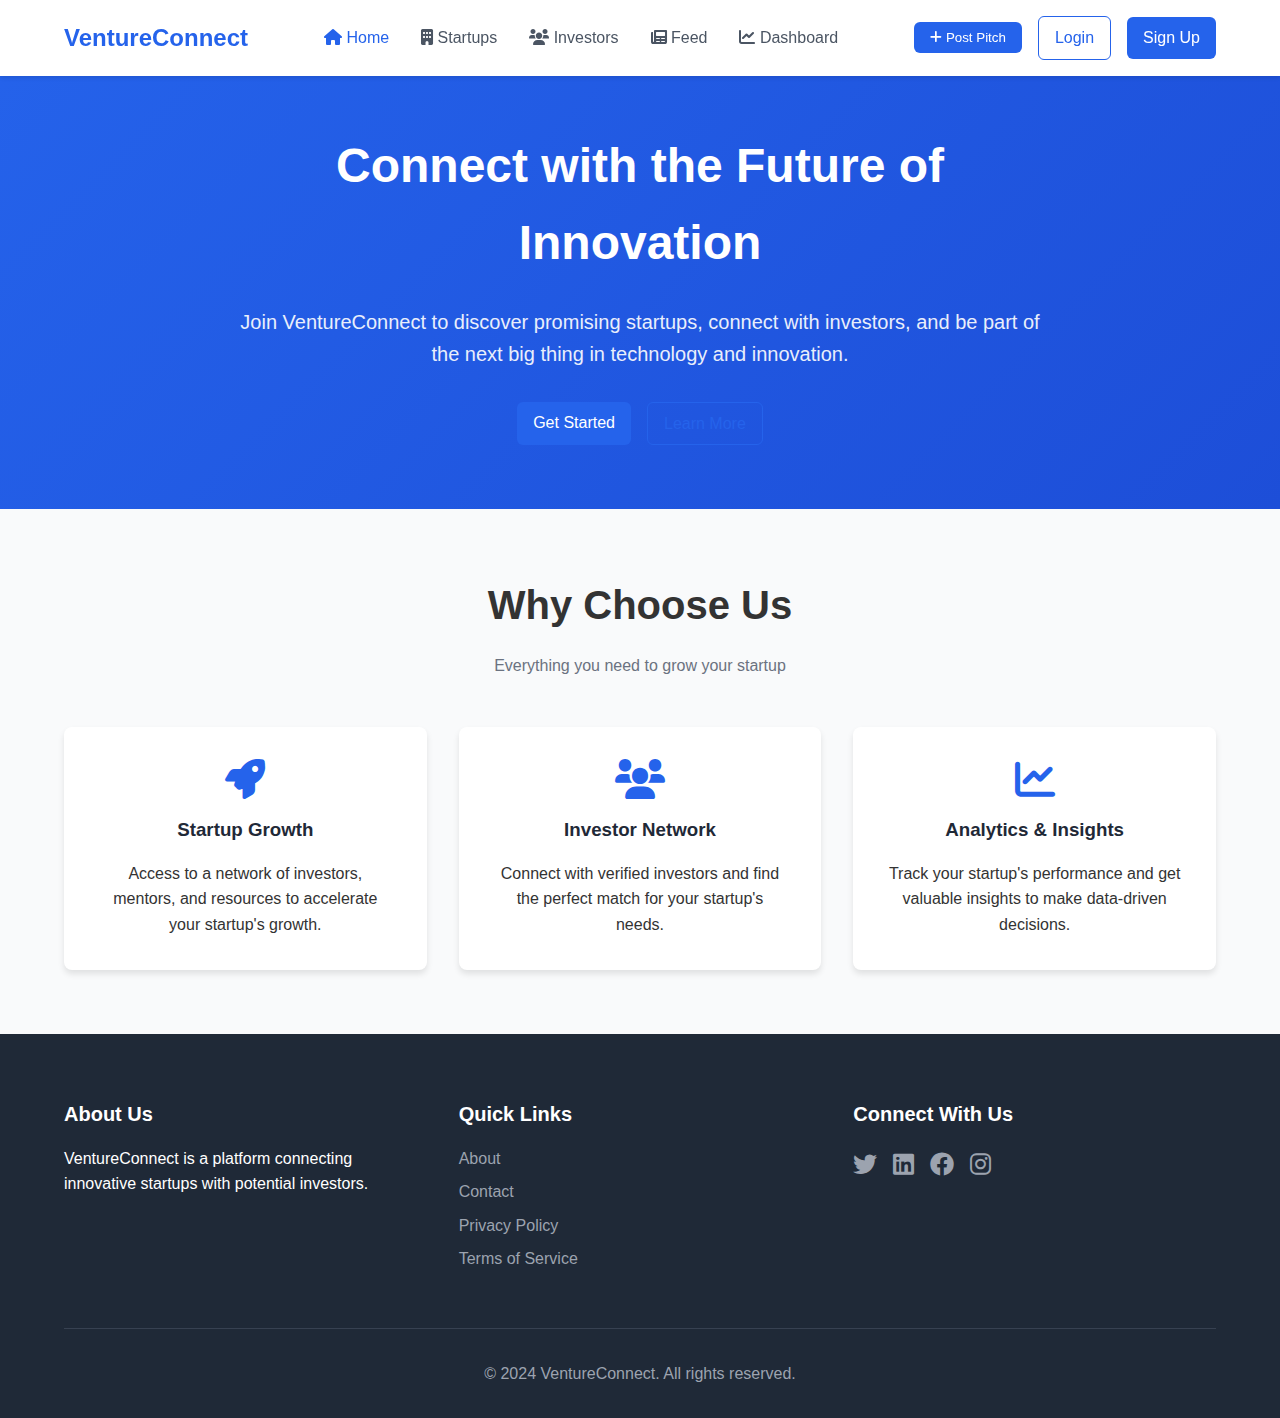
<file: index.html>
<!DOCTYPE html>
<html lang="en">
<head>
    <meta charset="UTF-8">
    <meta name="viewport" content="width=device-width, initial-scale=1.0">
    <title>Venture Connect</title>
    <link rel="stylesheet" href="styles.css">
    <link rel="stylesheet" href="https://cdnjs.cloudflare.com/ajax/libs/font-awesome/6.0.0/css/all.min.css">
</head>
<body>
    <!-- Navigation -->
    <nav class="navbar">
        <div class="nav-brand">
            <a href="index.html">VentureConnect</a>
        </div>
        <div class="nav-links">
            <a href="index.html" class="active"><i class="fas fa-home"></i> Home</a>
            <a href="startups.html"><i class="fas fa-building"></i> Startups</a>
            <a href="investors.html"><i class="fas fa-users"></i> Investors</a>
            <a href="feed.html"><i class="fas fa-newspaper"></i> Feed</a>
            <a href="dashboard.html"><i class="fas fa-chart-line"></i> Dashboard</a>
        </div>
        <div class="nav-actions">
            <button class="btn-primary"><i class="fas fa-plus"></i> Post Pitch</button>
            <a href="login.html" class="btn-secondary">Login</a>
            <a href="signup.html" class="btn-primary">Sign Up</a>
        </div>
    </nav>

    <!-- Hero Section -->
    <section class="hero">
        <div class="hero-content">
            <h1>Connect with the Future of Innovation</h1>
            <p>Join VentureConnect to discover promising startups, connect with investors, and be part of the next big thing in technology and innovation.</p>
            <div class="hero-buttons">
                <a href="signup.html" class="btn-primary">Get Started</a>
                <a href="#features" class="btn-secondary">Learn More</a>
            </div>
        </div>
    </section>

    <!-- Features Section -->
    <section id="features" class="features">
        <h2>Why Choose Us</h2>
        <p class="section-subtitle">Everything you need to grow your startup</p>
        <div class="features-grid">
            <div class="feature-card">
                <i class="fas fa-rocket"></i>
                <h3>Startup Growth</h3>
                <p>Access to a network of investors, mentors, and resources to accelerate your startup's growth.</p>
            </div>
            <div class="feature-card">
                <i class="fas fa-users"></i>
                <h3>Investor Network</h3>
                <p>Connect with verified investors and find the perfect match for your startup's needs.</p>
            </div>
            <div class="feature-card">
                <i class="fas fa-chart-line"></i>
                <h3>Analytics & Insights</h3>
                <p>Track your startup's performance and get valuable insights to make data-driven decisions.</p>
            </div>
        </div>
    </section>

    <!-- Footer -->
    <footer class="footer">
        <div class="footer-content">
            <div class="footer-section">
                <h4>About Us</h4>
                <p>VentureConnect is a platform connecting innovative startups with potential investors.</p>
            </div>
            <div class="footer-section">
                <h4>Quick Links</h4>
                <ul>
                    <li><a href="about.html">About</a></li>
                    <li><a href="contact.html">Contact</a></li>
                    <li><a href="privacy.html">Privacy Policy</a></li>
                    <li><a href="terms.html">Terms of Service</a></li>
                </ul>
            </div>
            <div class="footer-section">
                <h4>Connect With Us</h4>
                <div class="social-links">
                    <a href="#"><i class="fab fa-twitter"></i></a>
                    <a href="#"><i class="fab fa-linkedin"></i></a>
                    <a href="#"><i class="fab fa-facebook"></i></a>
                    <a href="#"><i class="fab fa-instagram"></i></a>
                </div>
            </div>
        </div>
        <div class="footer-bottom">
            <p>&copy; 2024 VentureConnect. All rights reserved.</p>
        </div>
    </footer>

    <script src="script.js"></script>
</body>
</html>
</file>
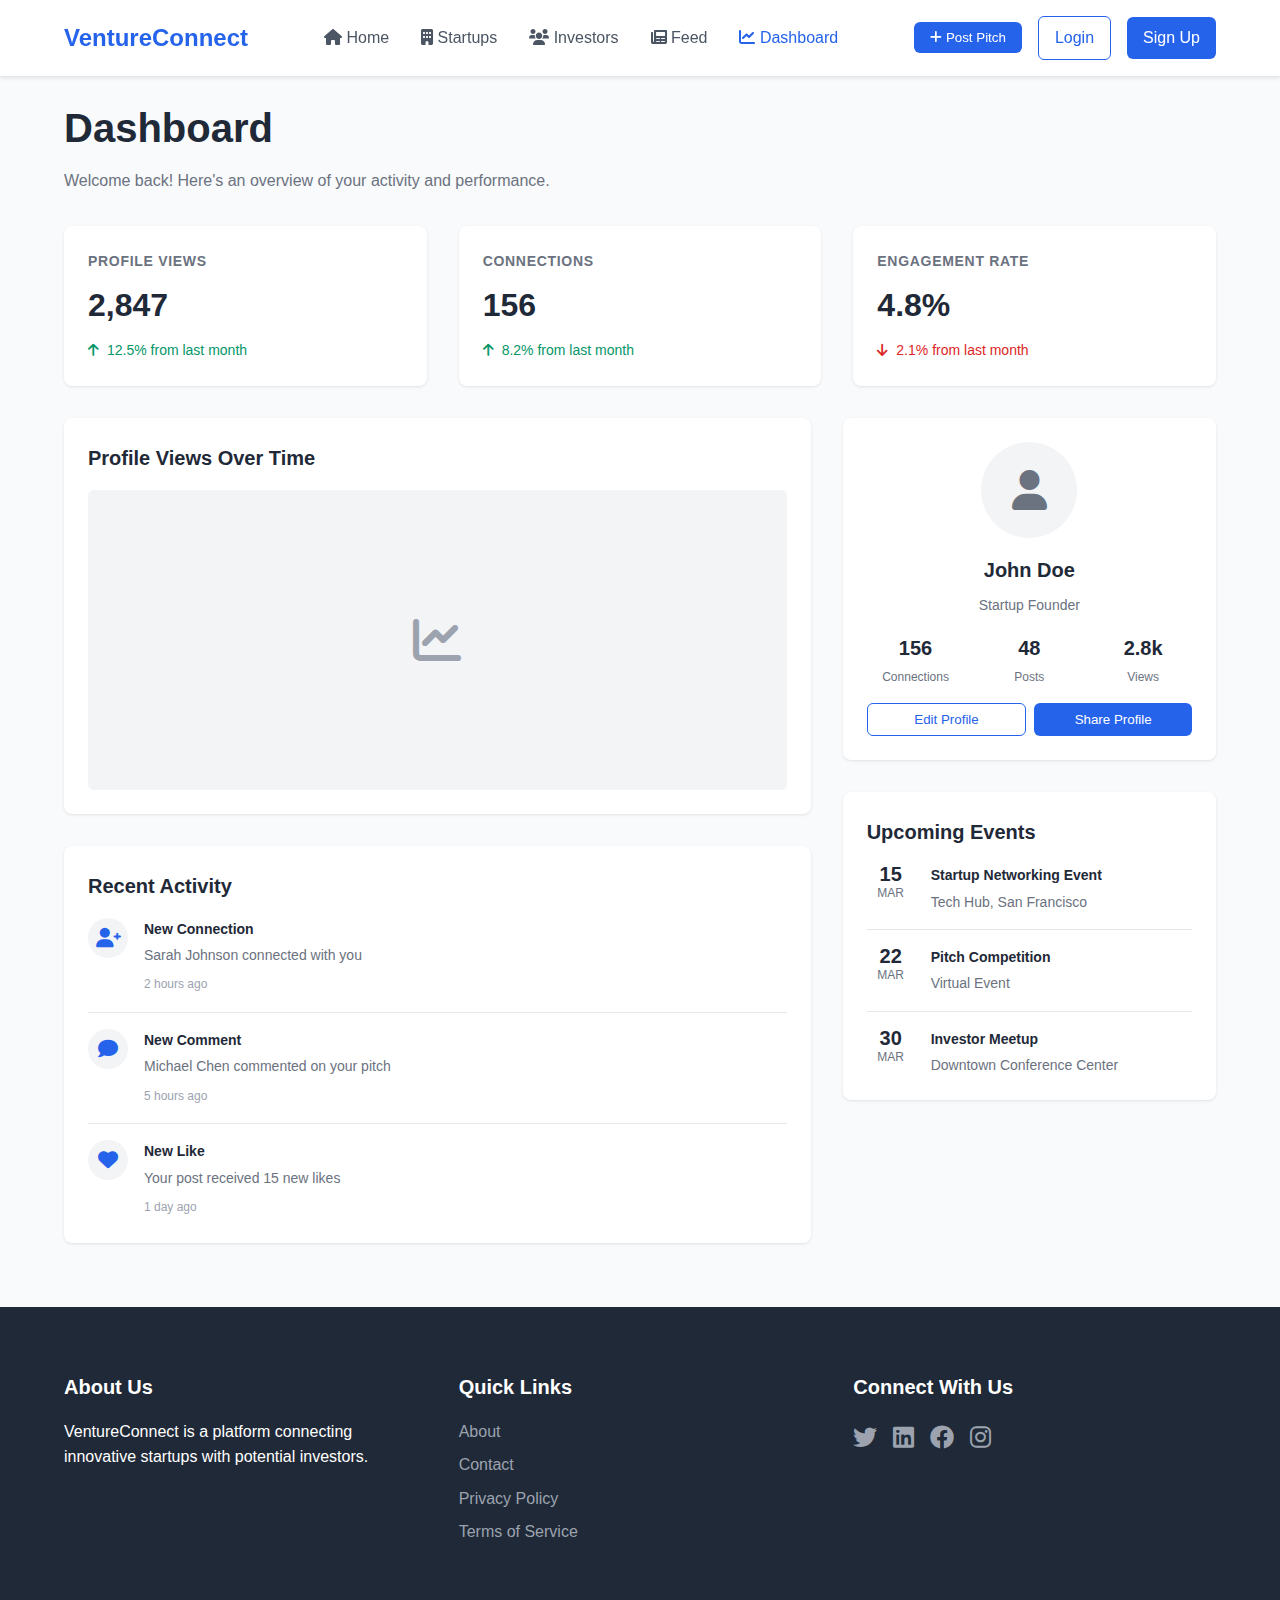
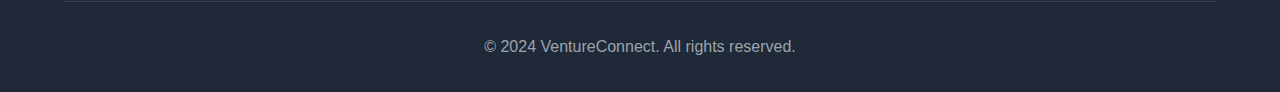
<file: dashboard.html>
<!DOCTYPE html>
<html lang="en">
<head>
    <meta charset="UTF-8">
    <meta name="viewport" content="width=device-width, initial-scale=1.0">
    <title>Dashboard - Venture Connect</title>
    <link rel="stylesheet" href="styles.css">
    <link rel="stylesheet" href="https://cdnjs.cloudflare.com/ajax/libs/font-awesome/6.0.0/css/all.min.css">
    <style>
        .dashboard-container {
            padding: 6rem 5% 4rem;
            background-color: #f9fafb;
            min-height: 100vh;
        }

        .dashboard-header {
            margin-bottom: 2rem;
        }

        .dashboard-header h1 {
            font-size: 2.5rem;
            color: #1f2937;
            margin-bottom: 0.5rem;
        }

        .dashboard-header p {
            color: #6b7280;
        }

        .dashboard-grid {
            display: grid;
            grid-template-columns: repeat(3, 1fr);
            gap: 2rem;
            margin-bottom: 2rem;
        }

        .stat-card {
            background: white;
            padding: 1.5rem;
            border-radius: 0.5rem;
            box-shadow: 0 1px 3px rgba(0, 0, 0, 0.1);
        }

        .stat-card h3 {
            color: #6b7280;
            font-size: 0.875rem;
            text-transform: uppercase;
            letter-spacing: 0.05em;
            margin-bottom: 0.5rem;
        }

        .stat-card .value {
            font-size: 2rem;
            font-weight: 600;
            color: #1f2937;
            margin-bottom: 0.5rem;
        }

        .stat-card .change {
            display: flex;
            align-items: center;
            gap: 0.5rem;
            font-size: 0.875rem;
        }

        .stat-card .change.positive {
            color: #059669;
        }

        .stat-card .change.negative {
            color: #dc2626;
        }

        .dashboard-content {
            display: grid;
            grid-template-columns: 2fr 1fr;
            gap: 2rem;
        }

        .main-content {
            display: flex;
            flex-direction: column;
            gap: 2rem;
        }

        .chart-card {
            background: white;
            padding: 1.5rem;
            border-radius: 0.5rem;
            box-shadow: 0 1px 3px rgba(0, 0, 0, 0.1);
        }

        .chart-card h2 {
            color: #1f2937;
            font-size: 1.25rem;
            margin-bottom: 1rem;
        }

        .chart-placeholder {
            width: 100%;
            height: 300px;
            background-color: #f3f4f6;
            border-radius: 0.375rem;
            display: flex;
            align-items: center;
            justify-content: center;
            color: #9ca3af;
        }

        .activity-card {
            background: white;
            padding: 1.5rem;
            border-radius: 0.5rem;
            box-shadow: 0 1px 3px rgba(0, 0, 0, 0.1);
        }

        .activity-card h2 {
            color: #1f2937;
            font-size: 1.25rem;
            margin-bottom: 1rem;
        }

        .activity-list {
            display: flex;
            flex-direction: column;
            gap: 1rem;
        }

        .activity-item {
            display: flex;
            gap: 1rem;
            padding-bottom: 1rem;
            border-bottom: 1px solid #e5e7eb;
        }

        .activity-item:last-child {
            border-bottom: none;
            padding-bottom: 0;
        }

        .activity-icon {
            width: 40px;
            height: 40px;
            border-radius: 50%;
            background-color: #f3f4f6;
            display: flex;
            align-items: center;
            justify-content: center;
            color: #2563eb;
            font-size: 1.25rem;
        }

        .activity-content {
            flex: 1;
        }

        .activity-content h4 {
            color: #1f2937;
            font-size: 0.875rem;
            margin-bottom: 0.25rem;
        }

        .activity-content p {
            color: #6b7280;
            font-size: 0.875rem;
            margin-bottom: 0.25rem;
        }

        .activity-time {
            color: #9ca3af;
            font-size: 0.75rem;
        }

        .sidebar {
            display: flex;
            flex-direction: column;
            gap: 2rem;
        }

        .profile-card {
            background: white;
            padding: 1.5rem;
            border-radius: 0.5rem;
            box-shadow: 0 1px 3px rgba(0, 0, 0, 0.1);
            text-align: center;
        }

        .profile-avatar {
            width: 96px;
            height: 96px;
            border-radius: 50%;
            background-color: #f3f4f6;
            display: flex;
            align-items: center;
            justify-content: center;
            color: #6b7280;
            font-size: 2.5rem;
            margin: 0 auto 1rem;
        }

        .profile-card h3 {
            color: #1f2937;
            font-size: 1.25rem;
            margin-bottom: 0.5rem;
        }

        .profile-card p {
            color: #6b7280;
            font-size: 0.875rem;
            margin-bottom: 1rem;
        }

        .profile-stats {
            display: grid;
            grid-template-columns: repeat(3, 1fr);
            gap: 1rem;
            margin-bottom: 1rem;
        }

        .profile-stat {
            text-align: center;
        }

        .profile-stat .value {
            color: #1f2937;
            font-weight: 600;
            font-size: 1.25rem;
            margin-bottom: 0.25rem;
        }

        .profile-stat .label {
            color: #6b7280;
            font-size: 0.75rem;
        }

        .profile-actions {
            display: flex;
            gap: 0.5rem;
        }

        .profile-actions button {
            flex: 1;
        }

        .upcoming-card {
            background: white;
            padding: 1.5rem;
            border-radius: 0.5rem;
            box-shadow: 0 1px 3px rgba(0, 0, 0, 0.1);
        }

        .upcoming-card h2 {
            color: #1f2937;
            font-size: 1.25rem;
            margin-bottom: 1rem;
        }

        .upcoming-list {
            display: flex;
            flex-direction: column;
            gap: 1rem;
        }

        .upcoming-item {
            display: flex;
            gap: 1rem;
            padding-bottom: 1rem;
            border-bottom: 1px solid #e5e7eb;
        }

        .upcoming-item:last-child {
            border-bottom: none;
            padding-bottom: 0;
        }

        .upcoming-date {
            width: 48px;
            text-align: center;
        }

        .upcoming-date .day {
            color: #1f2937;
            font-weight: 600;
            font-size: 1.25rem;
            line-height: 1;
        }

        .upcoming-date .month {
            color: #6b7280;
            font-size: 0.75rem;
            text-transform: uppercase;
        }

        .upcoming-content h4 {
            color: #1f2937;
            font-size: 0.875rem;
            margin-bottom: 0.25rem;
        }

        .upcoming-content p {
            color: #6b7280;
            font-size: 0.875rem;
        }

        @media (max-width: 1024px) {
            .dashboard-grid {
                grid-template-columns: repeat(2, 1fr);
            }

            .dashboard-content {
                grid-template-columns: 1fr;
            }
        }

        @media (max-width: 768px) {
            .dashboard-container {
                padding: 5rem 1rem 2rem;
            }

            .dashboard-header h1 {
                font-size: 2rem;
            }

            .dashboard-grid {
                grid-template-columns: 1fr;
            }
        }
    </style>
</head>
<body>
    <!-- Navigation -->
    <nav class="navbar">
        <div class="nav-brand">
            <a href="index.html">VentureConnect</a>
        </div>
        <div class="nav-links">
            <a href="index.html"><i class="fas fa-home"></i> Home</a>
            <a href="startups.html"><i class="fas fa-building"></i> Startups</a>
            <a href="investors.html"><i class="fas fa-users"></i> Investors</a>
            <a href="feed.html"><i class="fas fa-newspaper"></i> Feed</a>
            <a href="dashboard.html" class="active"><i class="fas fa-chart-line"></i> Dashboard</a>
        </div>
        <div class="nav-actions">
            <button class="btn-primary"><i class="fas fa-plus"></i> Post Pitch</button>
            <a href="login.html" class="btn-secondary">Login</a>
            <a href="signup.html" class="btn-primary">Sign Up</a>
        </div>
    </nav>

    <div class="dashboard-container">
        <div class="dashboard-header">
            <h1>Dashboard</h1>
            <p>Welcome back! Here's an overview of your activity and performance.</p>
        </div>

        <div class="dashboard-grid">
            <div class="stat-card">
                <h3>Profile Views</h3>
                <div class="value">2,847</div>
                <div class="change positive">
                    <i class="fas fa-arrow-up"></i>
                    <span>12.5% from last month</span>
                </div>
            </div>
            <div class="stat-card">
                <h3>Connections</h3>
                <div class="value">156</div>
                <div class="change positive">
                    <i class="fas fa-arrow-up"></i>
                    <span>8.2% from last month</span>
                </div>
            </div>
            <div class="stat-card">
                <h3>Engagement Rate</h3>
                <div class="value">4.8%</div>
                <div class="change negative">
                    <i class="fas fa-arrow-down"></i>
                    <span>2.1% from last month</span>
                </div>
            </div>
        </div>

        <div class="dashboard-content">
            <div class="main-content">
                <div class="chart-card">
                    <h2>Profile Views Over Time</h2>
                    <div class="chart-placeholder">
                        <i class="fas fa-chart-line fa-3x"></i>
                    </div>
                </div>

                <div class="activity-card">
                    <h2>Recent Activity</h2>
                    <div class="activity-list">
                        <div class="activity-item">
                            <div class="activity-icon">
                                <i class="fas fa-user-plus"></i>
                            </div>
                            <div class="activity-content">
                                <h4>New Connection</h4>
                                <p>Sarah Johnson connected with you</p>
                                <span class="activity-time">2 hours ago</span>
                            </div>
                        </div>
                        <div class="activity-item">
                            <div class="activity-icon">
                                <i class="fas fa-comment"></i>
                            </div>
                            <div class="activity-content">
                                <h4>New Comment</h4>
                                <p>Michael Chen commented on your pitch</p>
                                <span class="activity-time">5 hours ago</span>
                            </div>
                        </div>
                        <div class="activity-item">
                            <div class="activity-icon">
                                <i class="fas fa-heart"></i>
                            </div>
                            <div class="activity-content">
                                <h4>New Like</h4>
                                <p>Your post received 15 new likes</p>
                                <span class="activity-time">1 day ago</span>
                            </div>
                        </div>
                    </div>
                </div>
            </div>

            <div class="sidebar">
                <div class="profile-card">
                    <div class="profile-avatar">
                        <i class="fas fa-user"></i>
                    </div>
                    <h3>John Doe</h3>
                    <p>Startup Founder</p>
                    <div class="profile-stats">
                        <div class="profile-stat">
                            <div class="value">156</div>
                            <div class="label">Connections</div>
                        </div>
                        <div class="profile-stat">
                            <div class="value">48</div>
                            <div class="label">Posts</div>
                        </div>
                        <div class="profile-stat">
                            <div class="value">2.8k</div>
                            <div class="label">Views</div>
                        </div>
                    </div>
                    <div class="profile-actions">
                        <button class="btn-secondary">Edit Profile</button>
                        <button class="btn-primary">Share Profile</button>
                    </div>
                </div>

                <div class="upcoming-card">
                    <h2>Upcoming Events</h2>
                    <div class="upcoming-list">
                        <div class="upcoming-item">
                            <div class="upcoming-date">
                                <div class="day">15</div>
                                <div class="month">Mar</div>
                            </div>
                            <div class="upcoming-content">
                                <h4>Startup Networking Event</h4>
                                <p>Tech Hub, San Francisco</p>
                            </div>
                        </div>
                        <div class="upcoming-item">
                            <div class="upcoming-date">
                                <div class="day">22</div>
                                <div class="month">Mar</div>
                            </div>
                            <div class="upcoming-content">
                                <h4>Pitch Competition</h4>
                                <p>Virtual Event</p>
                            </div>
                        </div>
                        <div class="upcoming-item">
                            <div class="upcoming-date">
                                <div class="day">30</div>
                                <div class="month">Mar</div>
                            </div>
                            <div class="upcoming-content">
                                <h4>Investor Meetup</h4>
                                <p>Downtown Conference Center</p>
                            </div>
                        </div>
                    </div>
                </div>
            </div>
        </div>
    </div>

    <!-- Footer -->
    <footer class="footer">
        <div class="footer-content">
            <div class="footer-section">
                <h4>About Us</h4>
                <p>VentureConnect is a platform connecting innovative startups with potential investors.</p>
            </div>
            <div class="footer-section">
                <h4>Quick Links</h4>
                <ul>
                    <li><a href="about.html">About</a></li>
                    <li><a href="contact.html">Contact</a></li>
                    <li><a href="privacy.html">Privacy Policy</a></li>
                    <li><a href="terms.html">Terms of Service</a></li>
                </ul>
            </div>
            <div class="footer-section">
                <h4>Connect With Us</h4>
                <div class="social-links">
                    <a href="#"><i class="fab fa-twitter"></i></a>
                    <a href="#"><i class="fab fa-linkedin"></i></a>
                    <a href="#"><i class="fab fa-facebook"></i></a>
                    <a href="#"><i class="fab fa-instagram"></i></a>
                </div>
            </div>
        </div>
        <div class="footer-bottom">
            <p>&copy; 2024 VentureConnect. All rights reserved.</p>
        </div>
    </footer>

    <script src="script.js"></script>
</body>
</html>
</file>
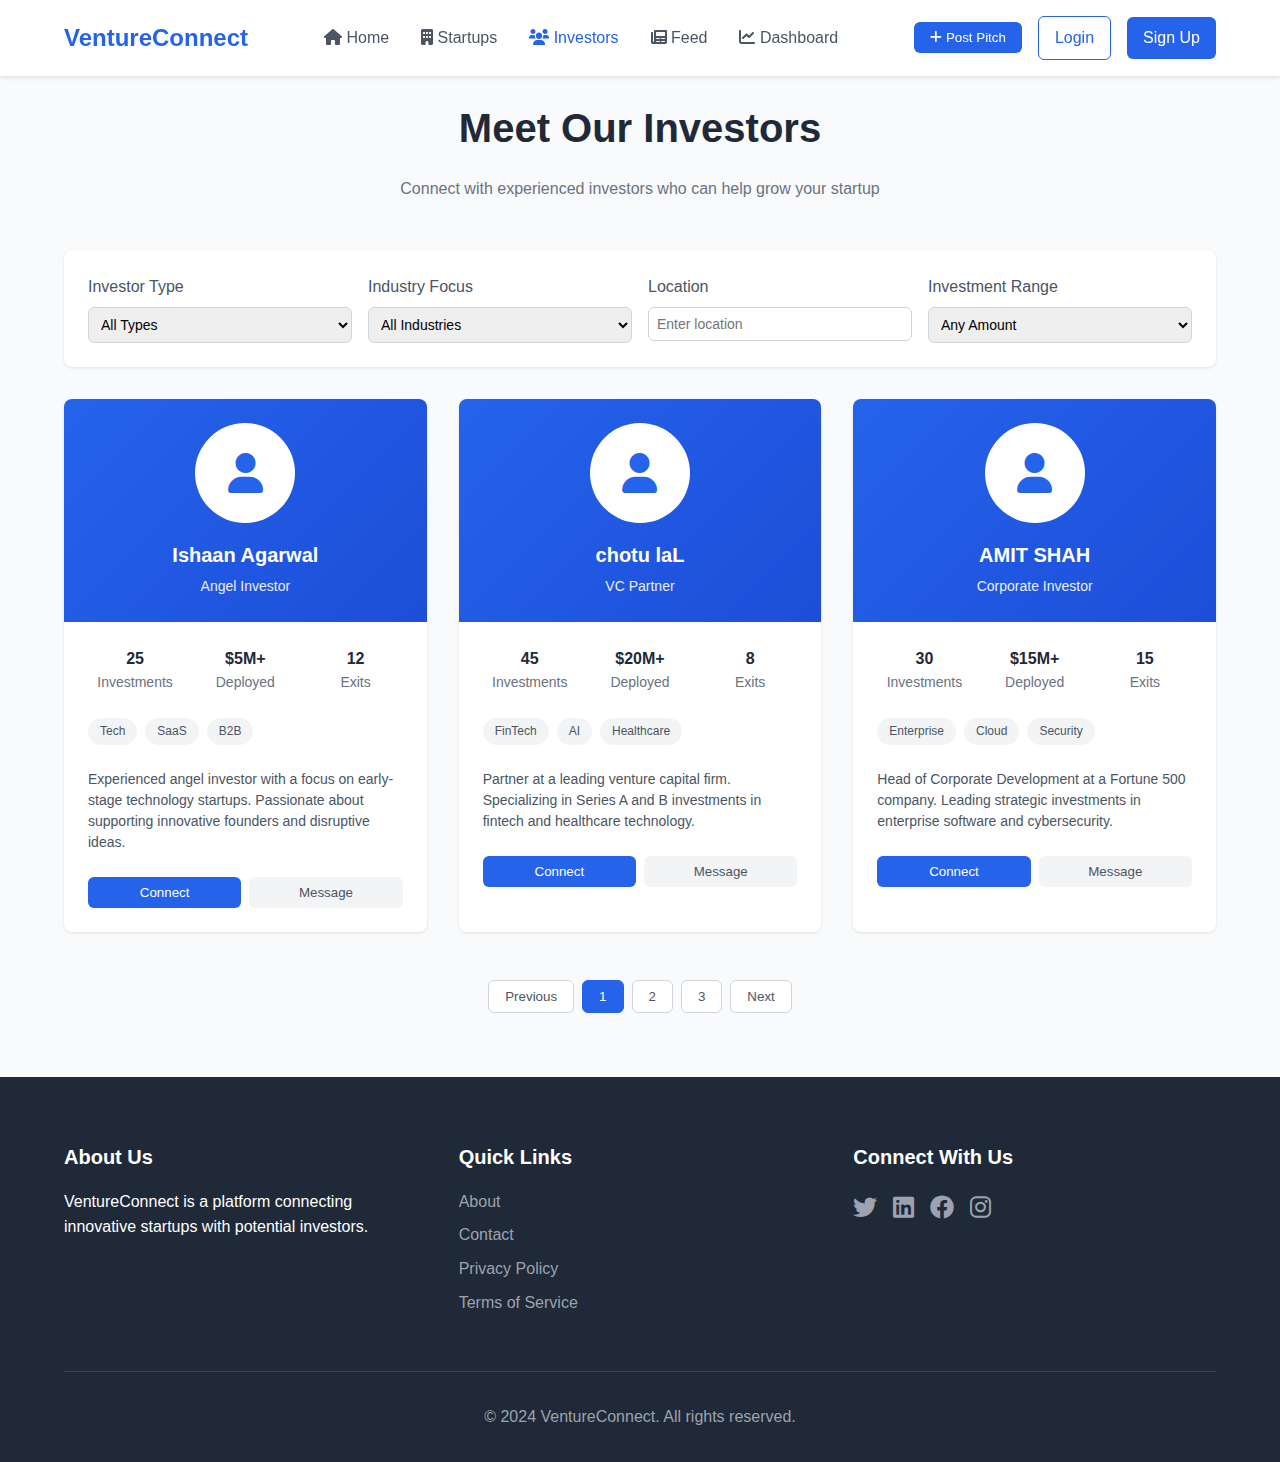
<file: investors.html>
<!DOCTYPE html>
<html lang="en">
<head>
    <meta charset="UTF-8">
    <meta name="viewport" content="width=device-width, initial-scale=1.0">
    <title>Investors - Venture Connect</title>
    <link rel="stylesheet" href="styles.css">
    <link rel="stylesheet" href="https://cdnjs.cloudflare.com/ajax/libs/font-awesome/6.0.0/css/all.min.css">
    <style>
        .investors-container {
            padding: 6rem 5% 4rem;
            background-color: #f9fafb;
            min-height: 100vh;
        }

        .investors-header {
            text-align: center;
            margin-bottom: 3rem;
        }

        .investors-header h1 {
            font-size: 2.5rem;
            color: #1f2937;
            margin-bottom: 1rem;
        }

        .investors-header p {
            color: #6b7280;
            max-width: 600px;
            margin: 0 auto;
        }

        .filters {
            background: white;
            padding: 1.5rem;
            border-radius: 0.5rem;
            box-shadow: 0 1px 3px rgba(0, 0, 0, 0.1);
            margin-bottom: 2rem;
        }

        .filters-grid {
            display: grid;
            grid-template-columns: repeat(auto-fit, minmax(200px, 1fr));
            gap: 1rem;
        }

        .filter-group {
            display: flex;
            flex-direction: column;
            gap: 0.5rem;
        }

        .filter-group label {
            font-weight: 500;
            color: #4b5563;
        }

        .filter-group select,
        .filter-group input {
            padding: 0.5rem;
            border: 1px solid #d1d5db;
            border-radius: 0.375rem;
            font-size: 0.875rem;
        }

        .filter-group select:focus,
        .filter-group input:focus {
            outline: none;
            border-color: #2563eb;
            box-shadow: 0 0 0 3px rgba(37, 99, 235, 0.1);
        }

        .investors-grid {
            display: grid;
            grid-template-columns: repeat(auto-fill, minmax(300px, 1fr));
            gap: 2rem;
        }

        .investor-card {
            background: white;
            border-radius: 0.5rem;
            box-shadow: 0 1px 3px rgba(0, 0, 0, 0.1);
            overflow: hidden;
            transition: transform 0.3s ease;
        }

        .investor-card:hover {
            transform: translateY(-5px);
        }

        .investor-header {
            padding: 1.5rem;
            background: linear-gradient(135deg, #2563eb 0%, #1d4ed8 100%);
            color: white;
            text-align: center;
        }

        .investor-avatar {
            width: 100px;
            height: 100px;
            border-radius: 50%;
            background-color: white;
            margin: 0 auto 1rem;
            display: flex;
            align-items: center;
            justify-content: center;
            font-size: 2.5rem;
            color: #2563eb;
        }

        .investor-info h3 {
            font-size: 1.25rem;
            margin-bottom: 0.25rem;
        }

        .investor-info p {
            opacity: 0.9;
            font-size: 0.875rem;
        }

        .investor-content {
            padding: 1.5rem;
        }

        .investor-stats {
            display: grid;
            grid-template-columns: repeat(3, 1fr);
            gap: 1rem;
            margin-bottom: 1.5rem;
            text-align: center;
        }

        .stat {
            color: #6b7280;
            font-size: 0.875rem;
        }

        .stat-value {
            color: #1f2937;
            font-weight: 600;
            font-size: 1rem;
            display: block;
        }

        .investor-tags {
            display: flex;
            flex-wrap: wrap;
            gap: 0.5rem;
            margin-bottom: 1.5rem;
        }

        .tag {
            background-color: #f3f4f6;
            color: #4b5563;
            padding: 0.25rem 0.75rem;
            border-radius: 9999px;
            font-size: 0.75rem;
            font-weight: 500;
        }

        .investor-bio {
            color: #4b5563;
            font-size: 0.875rem;
            margin-bottom: 1.5rem;
            line-height: 1.5;
        }

        .investor-actions {
            display: flex;
            gap: 0.5rem;
        }

        .investor-actions button {
            flex: 1;
            padding: 0.5rem;
            border: none;
            border-radius: 0.375rem;
            font-weight: 500;
            cursor: pointer;
            transition: all 0.3s ease;
        }

        .btn-connect {
            background-color: #2563eb;
            color: white;
        }

        .btn-connect:hover {
            background-color: #1d4ed8;
        }

        .btn-message {
            background-color: #f3f4f6;
            color: #4b5563;
        }

        .btn-message:hover {
            background-color: #e5e7eb;
        }

        .pagination {
            display: flex;
            justify-content: center;
            gap: 0.5rem;
            margin-top: 3rem;
        }

        .pagination button {
            padding: 0.5rem 1rem;
            border: 1px solid #d1d5db;
            background: white;
            color: #4b5563;
            border-radius: 0.375rem;
            cursor: pointer;
            transition: all 0.3s ease;
        }

        .pagination button:hover {
            background-color: #f3f4f6;
        }

        .pagination button.active {
            background-color: #2563eb;
            color: white;
            border-color: #2563eb;
        }

        @media (max-width: 768px) {
            .investors-container {
                padding: 5rem 1rem 2rem;
            }

            .investors-header h1 {
                font-size: 2rem;
            }

            .filters-grid {
                grid-template-columns: 1fr;
            }

            .investors-grid {
                grid-template-columns: 1fr;
            }
        }
    </style>
</head>
<body>
    <!-- Navigation -->
    <nav class="navbar">
        <div class="nav-brand">
            <a href="index.html">VentureConnect</a>
        </div>
        <div class="nav-links">
            <a href="index.html"><i class="fas fa-home"></i> Home</a>
            <a href="startups.html"><i class="fas fa-building"></i> Startups</a>
            <a href="investors.html" class="active"><i class="fas fa-users"></i> Investors</a>
            <a href="feed.html"><i class="fas fa-newspaper"></i> Feed</a>
            <a href="dashboard.html"><i class="fas fa-chart-line"></i> Dashboard</a>
        </div>
        <div class="nav-actions">
            <button class="btn-primary"><i class="fas fa-plus"></i> Post Pitch</button>
            <a href="login.html" class="btn-secondary">Login</a>
            <a href="signup.html" class="btn-primary">Sign Up</a>
        </div>
    </nav>

    <div class="investors-container">
        <div class="investors-header">
            <h1>Meet Our Investors</h1>
            <p>Connect with experienced investors who can help grow your startup</p>
        </div>

        <div class="filters">
            <div class="filters-grid">
                <div class="filter-group">
                    <label for="type">Investor Type</label>
                    <select id="type">
                        <option value="">All Types</option>
                        <option value="angel">Angel Investor</option>
                        <option value="vc">Venture Capital</option>
                        <option value="pe">Private Equity</option>
                        <option value="corporate">Corporate</option>
                    </select>
                </div>
                <div class="filter-group">
                    <label for="industry">Industry Focus</label>
                    <select id="industry">
                        <option value="">All Industries</option>
                        <option value="tech">Technology</option>
                        <option value="healthcare">Healthcare</option>
                        <option value="fintech">FinTech</option>
                        <option value="ai">Artificial Intelligence</option>
                    </select>
                </div>
                <div class="filter-group">
                    <label for="location">Location</label>
                    <input type="text" id="location" placeholder="Enter location">
                </div>
                <div class="filter-group">
                    <label for="investment">Investment Range</label>
                    <select id="investment">
                        <option value="">Any Amount</option>
                        <option value="50k-500k">$50K - $500K</option>
                        <option value="500k-2m">$500K - $2M</option>
                        <option value="2m-10m">$2M - $10M</option>
                        <option value="10m+">$10M+</option>
                    </select>
                </div>
            </div>
        </div>

        <div class="investors-grid">
            <!-- Investor Card 1 -->
            <div class="investor-card">
                <div class="investor-header">
                    <div class="investor-avatar">
                        <i class="fas fa-user"></i>
                    </div>
                    <div class="investor-info">
                        <h3>Ishaan Agarwal</h3>
                        <p>Angel Investor</p>
                    </div>
                </div>
                <div class="investor-content">
                    <div class="investor-stats">
                        <div class="stat">
                            <span class="stat-value">25</span>
                            Investments
                        </div>
                        <div class="stat">
                            <span class="stat-value">$5M+</span>
                            Deployed
                        </div>
                        <div class="stat">
                            <span class="stat-value">12</span>
                            Exits
                        </div>
                    </div>
                    <div class="investor-tags">
                        <span class="tag">Tech</span>
                        <span class="tag">SaaS</span>
                        <span class="tag">B2B</span>
                    </div>
                    <p class="investor-bio">
                        Experienced angel investor with a focus on early-stage technology startups. 
                        Passionate about supporting innovative founders and disruptive ideas.
                    </p>
                    <div class="investor-actions">
                        <button class="btn-connect">Connect</button>
                        <button class="btn-message">Message</button>
                    </div>
                </div>
            </div>

            <!-- Investor Card 2 -->
            <div class="investor-card">
                <div class="investor-header">
                    <div class="investor-avatar">
                        <i class="fas fa-user"></i>
                    </div>
                    <div class="investor-info">
                        <h3>chotu laL</h3>
                        <p>VC Partner</p>
                    </div>
                </div>
                <div class="investor-content">
                    <div class="investor-stats">
                        <div class="stat">
                            <span class="stat-value">45</span>
                            Investments
                        </div>
                        <div class="stat">
                            <span class="stat-value">$20M+</span>
                            Deployed
                        </div>
                        <div class="stat">
                            <span class="stat-value">8</span>
                            Exits
                        </div>
                    </div>
                    <div class="investor-tags">
                        <span class="tag">FinTech</span>
                        <span class="tag">AI</span>
                        <span class="tag">Healthcare</span>
                    </div>
                    <p class="investor-bio">
                        Partner at a leading venture capital firm. Specializing in Series A and B 
                        investments in fintech and healthcare technology.
                    </p>
                    <div class="investor-actions">
                        <button class="btn-connect">Connect</button>
                        <button class="btn-message">Message</button>
                    </div>
                </div>
            </div>

            <!-- Investor Card 3 -->
            <div class="investor-card">
                <div class="investor-header">
                    <div class="investor-avatar">
                        <i class="fas fa-user"></i>
                    </div>
                    <div class="investor-info">
                        <h3>AMIT SHAH</h3>
                        <p>Corporate Investor</p>
                    </div>
                </div>
                <div class="investor-content">
                    <div class="investor-stats">
                        <div class="stat">
                            <span class="stat-value">30</span>
                            Investments
                        </div>
                        <div class="stat">
                            <span class="stat-value">$15M+</span>
                            Deployed
                        </div>
                        <div class="stat">
                            <span class="stat-value">15</span>
                            Exits
                        </div>
                    </div>
                    <div class="investor-tags">
                        <span class="tag">Enterprise</span>
                        <span class="tag">Cloud</span>
                        <span class="tag">Security</span>
                    </div>
                    <p class="investor-bio">
                        Head of Corporate Development at a Fortune 500 company. Leading strategic 
                        investments in enterprise software and cybersecurity.
                    </p>
                    <div class="investor-actions">
                        <button class="btn-connect">Connect</button>
                        <button class="btn-message">Message</button>
                    </div>
                </div>
            </div>
        </div>

        <div class="pagination">
            <button>Previous</button>
            <button class="active">1</button>
            <button>2</button>
            <button>3</button>
            <button>Next</button>
        </div>
    </div>

    <!-- Footer -->
    <footer class="footer">
        <div class="footer-content">
            <div class="footer-section">
                <h4>About Us</h4>
                <p>VentureConnect is a platform connecting innovative startups with potential investors.</p>
            </div>
            <div class="footer-section">
                <h4>Quick Links</h4>
                <ul>
                    <li><a href="about.html">About</a></li>
                    <li><a href="contact.html">Contact</a></li>
                    <li><a href="privacy.html">Privacy Policy</a></li>
                    <li><a href="terms.html">Terms of Service</a></li>
                </ul>
            </div>
            <div class="footer-section">
                <h4>Connect With Us</h4>
                <div class="social-links">
                    <a href="#"><i class="fab fa-twitter"></i></a>
                    <a href="#"><i class="fab fa-linkedin"></i></a>
                    <a href="#"><i class="fab fa-facebook"></i></a>
                    <a href="#"><i class="fab fa-instagram"></i></a>
                </div>
            </div>
        </div>
        <div class="footer-bottom">
            <p>&copy; 2024 VentureConnect. All rights reserved.</p>
        </div>
    </footer>

    <script src="script.js"></script>
</body>
</html>
</file>
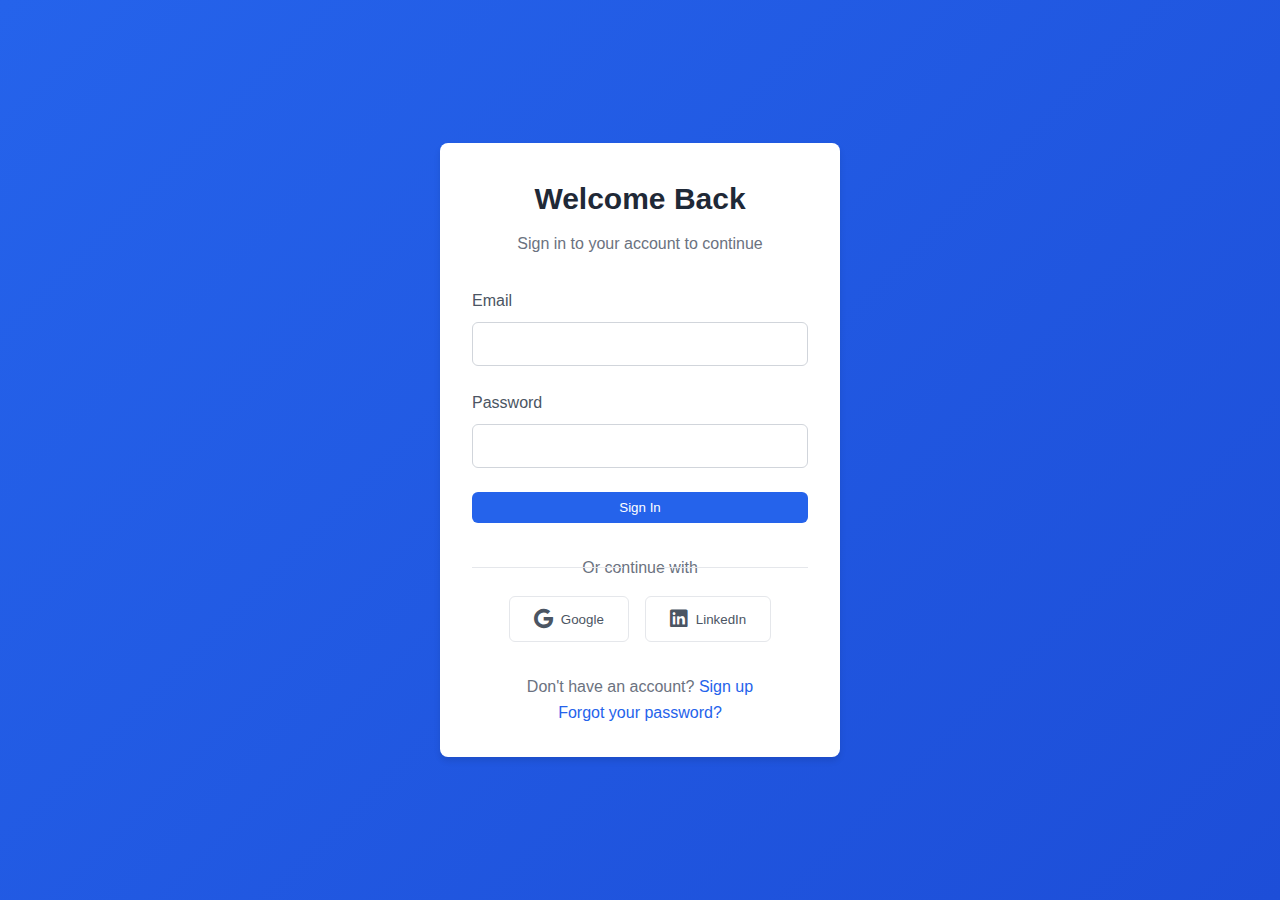
<file: login.html>
<!DOCTYPE html>
<html lang="en">
<head>
    <meta charset="UTF-8">
    <meta name="viewport" content="width=device-width, initial-scale=1.0">
    <title>Login - Venture Connect</title>
    <link rel="stylesheet" href="styles.css">
    <link rel="stylesheet" href="https://cdnjs.cloudflare.com/ajax/libs/font-awesome/6.0.0/css/all.min.css">
    <style>
        .auth-container {
            min-height: 100vh;
            display: flex;
            align-items: center;
            justify-content: center;
            background: linear-gradient(135deg, #2563eb 0%, #1d4ed8 100%);
            padding: 2rem;
        }

        .auth-card {
            background: white;
            padding: 2rem;
            border-radius: 0.5rem;
            box-shadow: 0 4px 6px rgba(0, 0, 0, 0.1);
            width: 100%;
            max-width: 400px;
        }

        .auth-header {
            text-align: center;
            margin-bottom: 2rem;
        }

        .auth-header h1 {
            color: #1f2937;
            font-size: 1.875rem;
            margin-bottom: 0.5rem;
        }

        .auth-header p {
            color: #6b7280;
        }

        .form-group {
            margin-bottom: 1.5rem;
        }

        .form-group label {
            display: block;
            margin-bottom: 0.5rem;
            color: #4b5563;
            font-weight: 500;
        }

        .form-group input {
            width: 100%;
            padding: 0.75rem;
            border: 1px solid #d1d5db;
            border-radius: 0.375rem;
            font-size: 1rem;
            transition: border-color 0.3s ease;
        }

        .form-group input:focus {
            outline: none;
            border-color: #2563eb;
            box-shadow: 0 0 0 3px rgba(37, 99, 235, 0.1);
        }

        .form-footer {
            text-align: center;
            margin-top: 2rem;
            color: #6b7280;
        }

        .form-footer a {
            color: #2563eb;
            text-decoration: none;
            font-weight: 500;
        }

        .form-footer a:hover {
            text-decoration: underline;
        }

        .social-login {
            margin-top: 2rem;
            text-align: center;
        }

        .social-login p {
            color: #6b7280;
            margin-bottom: 1rem;
            position: relative;
        }

        .social-login p::before,
        .social-login p::after {
            content: "";
            position: absolute;
            top: 50%;
            width: 45%;
            height: 1px;
            background-color: #e5e7eb;
        }

        .social-login p::before {
            left: 0;
        }

        .social-login p::after {
            right: 0;
        }

        .social-buttons {
            display: flex;
            gap: 1rem;
            justify-content: center;
        }

        .social-button {
            padding: 0.75rem 1.5rem;
            border: 1px solid #e5e7eb;
            border-radius: 0.375rem;
            background: white;
            color: #4b5563;
            font-weight: 500;
            cursor: pointer;
            transition: all 0.3s ease;
            display: flex;
            align-items: center;
            gap: 0.5rem;
        }

        .social-button:hover {
            background: #f9fafb;
            border-color: #d1d5db;
        }

        .social-button i {
            font-size: 1.25rem;
        }
    </style>
</head>
<body>
    <div class="auth-container">
        <div class="auth-card">
            <div class="auth-header">
                <h1>Welcome Back</h1>
                <p>Sign in to your account to continue</p>
            </div>
            <form id="loginForm">
                <div class="form-group">
                    <label for="email">Email</label>
                    <input type="email" id="email" name="email" required>
                </div>
                <div class="form-group">
                    <label for="password">Password</label>
                    <input type="password" id="password" name="password" required>
                </div>
                <button type="submit" class="btn-primary" style="width: 100%;">Sign In</button>
            </form>
            <div class="social-login">
                <p>Or continue with</p>
                <div class="social-buttons">
                    <button class="social-button">
                        <i class="fab fa-google"></i>
                        Google
                    </button>
                    <button class="social-button">
                        <i class="fab fa-linkedin"></i>
                        LinkedIn
                    </button>
                </div>
            </div>
            <div class="form-footer">
                <p>Don't have an account? <a href="signup.html">Sign up</a></p>
                <p><a href="#">Forgot your password?</a></p>
            </div>
        </div>
    </div>
    <script src="script.js"></script>
</body>
</html>
</file>
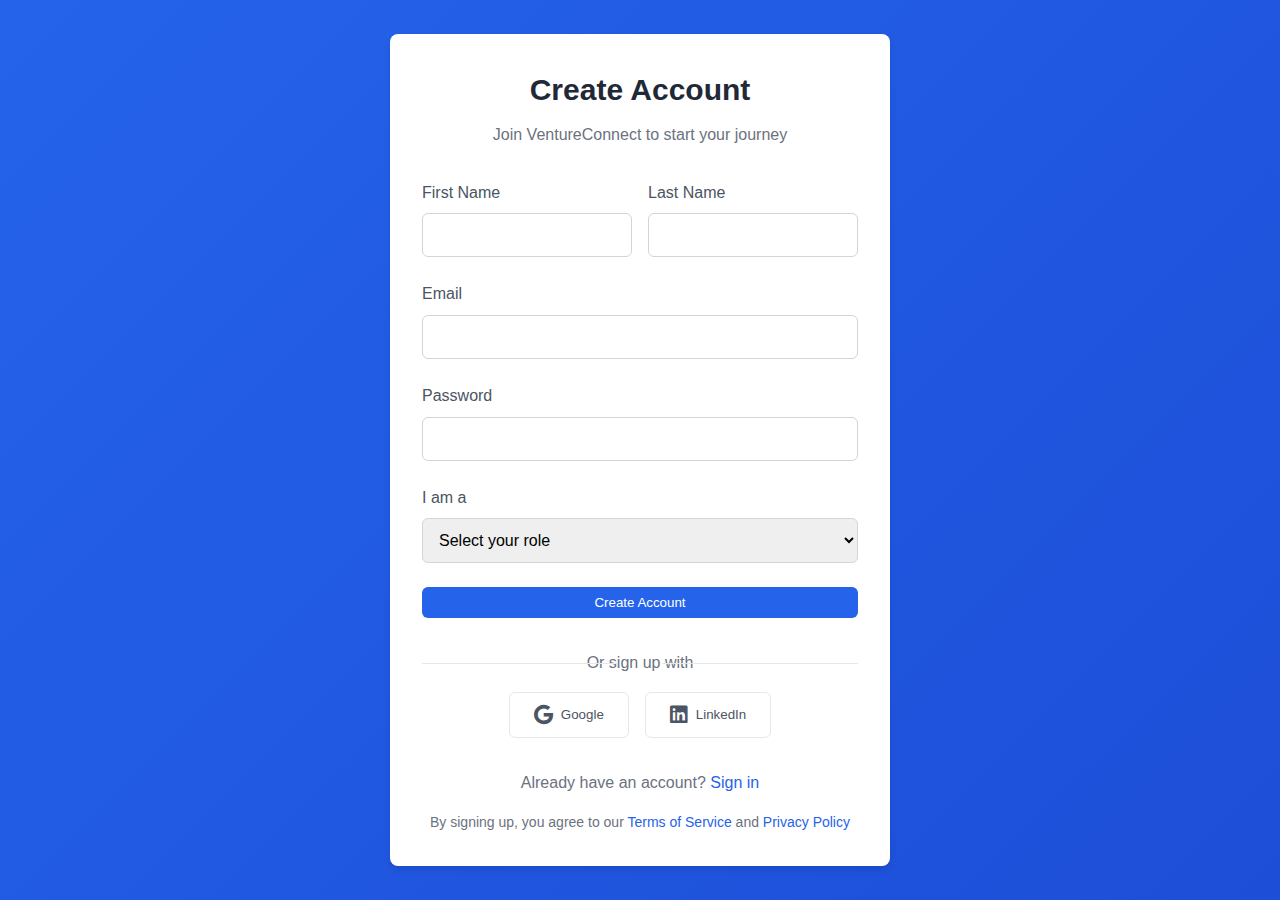
<file: signup.html>
<!DOCTYPE html>
<html lang="en">
<head>
    <meta charset="UTF-8">
    <meta name="viewport" content="width=device-width, initial-scale=1.0">
    <title>Sign Up - Venture Connect</title>
    <link rel="stylesheet" href="styles.css">
    <link rel="stylesheet" href="https://cdnjs.cloudflare.com/ajax/libs/font-awesome/6.0.0/css/all.min.css">
    <style>
        .auth-container {
            min-height: 100vh;
            display: flex;
            align-items: center;
            justify-content: center;
            background: linear-gradient(135deg, #2563eb 0%, #1d4ed8 100%);
            padding: 2rem;
        }

        .auth-card {
            background: white;
            padding: 2rem;
            border-radius: 0.5rem;
            box-shadow: 0 4px 6px rgba(0, 0, 0, 0.1);
            width: 100%;
            max-width: 500px;
        }

        .auth-header {
            text-align: center;
            margin-bottom: 2rem;
        }

        .auth-header h1 {
            color: #1f2937;
            font-size: 1.875rem;
            margin-bottom: 0.5rem;
        }

        .auth-header p {
            color: #6b7280;
        }

        .form-group {
            margin-bottom: 1.5rem;
        }

        .form-group label {
            display: block;
            margin-bottom: 0.5rem;
            color: #4b5563;
            font-weight: 500;
        }

        .form-group input,
        .form-group select {
            width: 100%;
            padding: 0.75rem;
            border: 1px solid #d1d5db;
            border-radius: 0.375rem;
            font-size: 1rem;
            transition: border-color 0.3s ease;
        }

        .form-group input:focus,
        .form-group select:focus {
            outline: none;
            border-color: #2563eb;
            box-shadow: 0 0 0 3px rgba(37, 99, 235, 0.1);
        }

        .form-row {
            display: grid;
            grid-template-columns: 1fr 1fr;
            gap: 1rem;
        }

        .form-footer {
            text-align: center;
            margin-top: 2rem;
            color: #6b7280;
        }

        .form-footer a {
            color: #2563eb;
            text-decoration: none;
            font-weight: 500;
        }

        .form-footer a:hover {
            text-decoration: underline;
        }

        .social-login {
            margin-top: 2rem;
            text-align: center;
        }

        .social-login p {
            color: #6b7280;
            margin-bottom: 1rem;
            position: relative;
        }

        .social-login p::before,
        .social-login p::after {
            content: "";
            position: absolute;
            top: 50%;
            width: 45%;
            height: 1px;
            background-color: #e5e7eb;
        }

        .social-login p::before {
            left: 0;
        }

        .social-login p::after {
            right: 0;
        }

        .social-buttons {
            display: flex;
            gap: 1rem;
            justify-content: center;
        }

        .social-button {
            padding: 0.75rem 1.5rem;
            border: 1px solid #e5e7eb;
            border-radius: 0.375rem;
            background: white;
            color: #4b5563;
            font-weight: 500;
            cursor: pointer;
            transition: all 0.3s ease;
            display: flex;
            align-items: center;
            gap: 0.5rem;
        }

        .social-button:hover {
            background: #f9fafb;
            border-color: #d1d5db;
        }

        .social-button i {
            font-size: 1.25rem;
        }

        .terms {
            margin-top: 1rem;
            text-align: center;
            color: #6b7280;
            font-size: 0.875rem;
        }

        .terms a {
            color: #2563eb;
            text-decoration: none;
        }

        .terms a:hover {
            text-decoration: underline;
        }
    </style>
</head>
<body>
    <div class="auth-container">
        <div class="auth-card">
            <div class="auth-header">
                <h1>Create Account</h1>
                <p>Join VentureConnect to start your journey</p>
            </div>
            <form id="signupForm">
                <div class="form-row">
                    <div class="form-group">
                        <label for="firstName">First Name</label>
                        <input type="text" id="firstName" name="firstName" required>
                    </div>
                    <div class="form-group">
                        <label for="lastName">Last Name</label>
                        <input type="text" id="lastName" name="lastName" required>
                    </div>
                </div>
                <div class="form-group">
                    <label for="email">Email</label>
                    <input type="email" id="email" name="email" required>
                </div>
                <div class="form-group">
                    <label for="password">Password</label>
                    <input type="password" id="password" name="password" required>
                </div>
                <div class="form-group">
                    <label for="userType">I am a</label>
                    <select id="userType" name="userType" required>
                        <option value="">Select your role</option>
                        <option value="startup">Startup Founder</option>
                        <option value="investor">Investor</option>
                        <option value="mentor">Mentor</option>
                    </select>
                </div>
                <button type="submit" class="btn-primary" style="width: 100%;">Create Account</button>
            </form>
            <div class="social-login">
                <p>Or sign up with</p>
                <div class="social-buttons">
                    <button class="social-button">
                        <i class="fab fa-google"></i>
                        Google
                    </button>
                    <button class="social-button">
                        <i class="fab fa-linkedin"></i>
                        LinkedIn
                    </button>
                </div>
            </div>
            <div class="form-footer">
                <p>Already have an account? <a href="login.html">Sign in</a></p>
            </div>
            <div class="terms">
                By signing up, you agree to our <a href="terms.html">Terms of Service</a> and <a href="privacy.html">Privacy Policy</a>
            </div>
        </div>
    </div>
    <script src="script.js"></script>
</body>
</html>
</file>
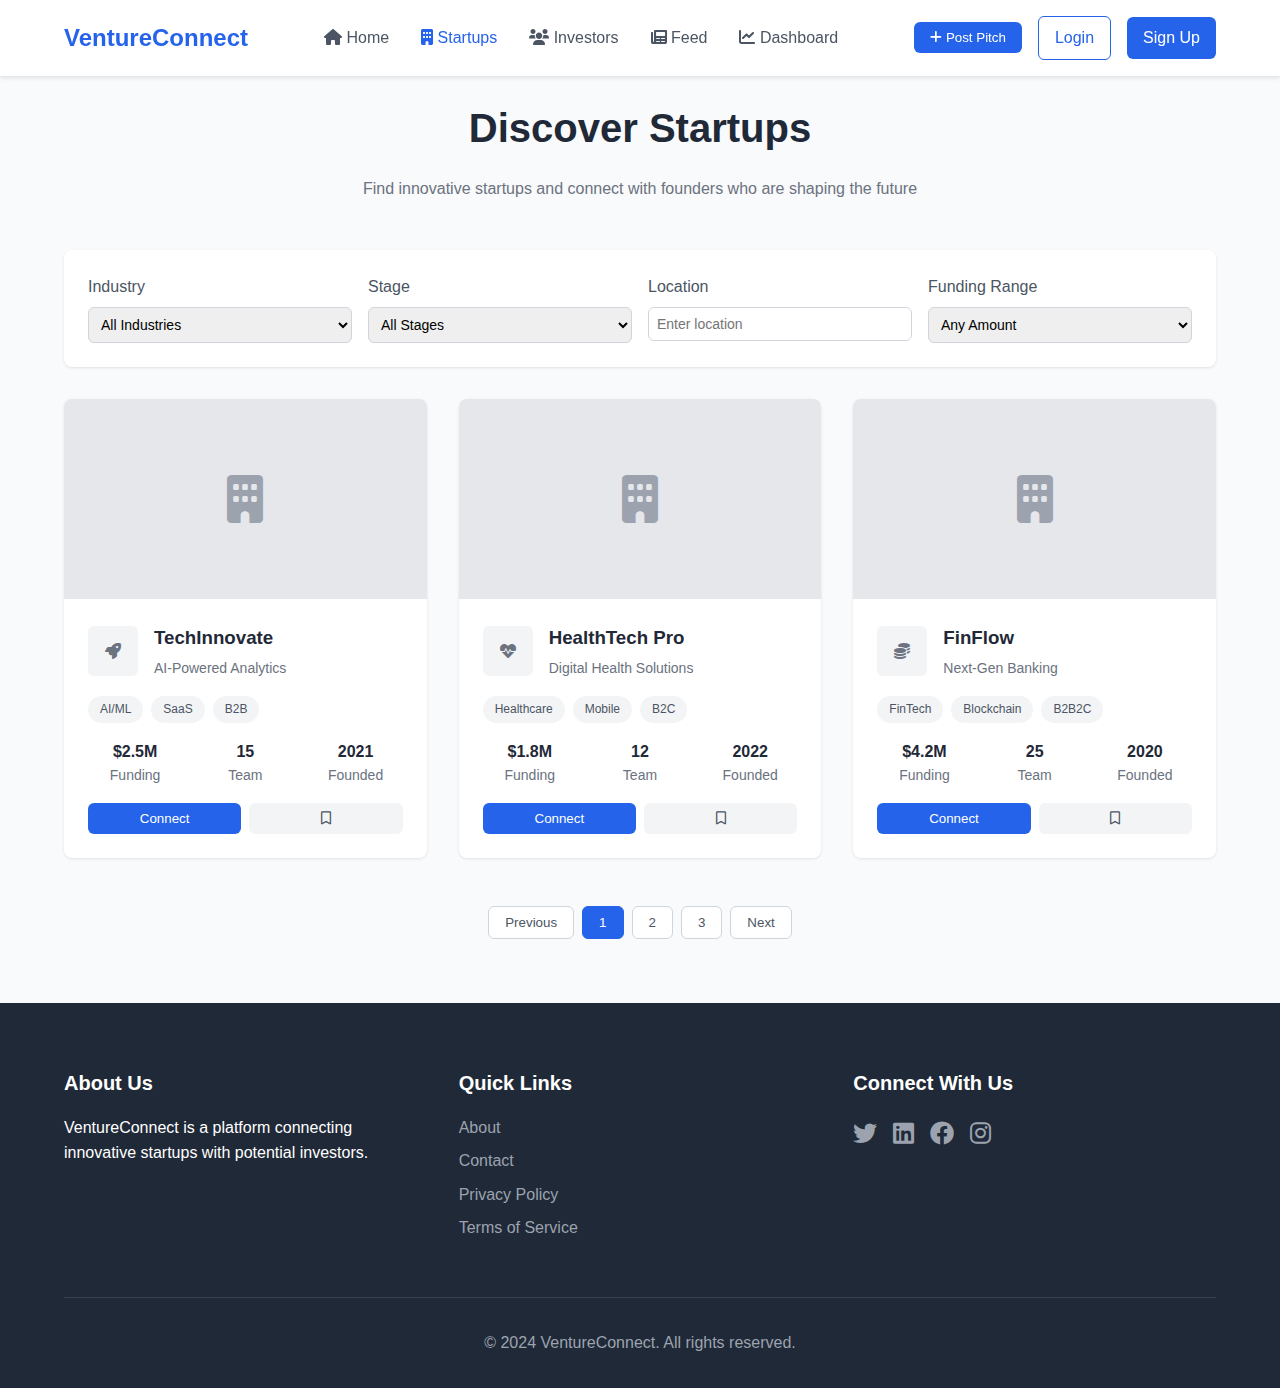
<file: startups.html>
<!DOCTYPE html>
<html lang="en">
<head>
    <meta charset="UTF-8">
    <meta name="viewport" content="width=device-width, initial-scale=1.0">
    <title>Startups - Venture Connect</title>
    <link rel="stylesheet" href="styles.css">
    <link rel="stylesheet" href="https://cdnjs.cloudflare.com/ajax/libs/font-awesome/6.0.0/css/all.min.css">
    <style>
        .startups-container {
            padding: 6rem 5% 4rem;
            background-color: #f9fafb;
            min-height: 100vh;
        }

        .startups-header {
            text-align: center;
            margin-bottom: 3rem;
        }

        .startups-header h1 {
            font-size: 2.5rem;
            color: #1f2937;
            margin-bottom: 1rem;
        }

        .startups-header p {
            color: #6b7280;
            max-width: 600px;
            margin: 0 auto;
        }

        .filters {
            background: white;
            padding: 1.5rem;
            border-radius: 0.5rem;
            box-shadow: 0 1px 3px rgba(0, 0, 0, 0.1);
            margin-bottom: 2rem;
        }

        .filters-grid {
            display: grid;
            grid-template-columns: repeat(auto-fit, minmax(200px, 1fr));
            gap: 1rem;
        }

        .filter-group {
            display: flex;
            flex-direction: column;
            gap: 0.5rem;
        }

        .filter-group label {
            font-weight: 500;
            color: #4b5563;
        }

        .filter-group select,
        .filter-group input {
            padding: 0.5rem;
            border: 1px solid #d1d5db;
            border-radius: 0.375rem;
            font-size: 0.875rem;
        }

        .filter-group select:focus,
        .filter-group input:focus {
            outline: none;
            border-color: #2563eb;
            box-shadow: 0 0 0 3px rgba(37, 99, 235, 0.1);
        }

        .startups-grid {
            display: grid;
            grid-template-columns: repeat(auto-fill, minmax(300px, 1fr));
            gap: 2rem;
        }

        .startup-card {
            background: white;
            border-radius: 0.5rem;
            box-shadow: 0 1px 3px rgba(0, 0, 0, 0.1);
            overflow: hidden;
            transition: transform 0.3s ease;
        }

        .startup-card:hover {
            transform: translateY(-5px);
        }

        .startup-image {
            width: 100%;
            height: 200px;
            background-color: #e5e7eb;
            display: flex;
            align-items: center;
            justify-content: center;
            color: #9ca3af;
        }

        .startup-content {
            padding: 1.5rem;
        }

        .startup-header {
            display: flex;
            align-items: center;
            gap: 1rem;
            margin-bottom: 1rem;
        }

        .startup-logo {
            width: 50px;
            height: 50px;
            background-color: #f3f4f6;
            border-radius: 0.375rem;
            display: flex;
            align-items: center;
            justify-content: center;
            color: #6b7280;
        }

        .startup-info h3 {
            color: #1f2937;
            margin-bottom: 0.25rem;
        }

        .startup-info p {
            color: #6b7280;
            font-size: 0.875rem;
        }

        .startup-tags {
            display: flex;
            flex-wrap: wrap;
            gap: 0.5rem;
            margin-bottom: 1rem;
        }

        .tag {
            background-color: #f3f4f6;
            color: #4b5563;
            padding: 0.25rem 0.75rem;
            border-radius: 9999px;
            font-size: 0.75rem;
            font-weight: 500;
        }

        .startup-stats {
            display: grid;
            grid-template-columns: repeat(3, 1fr);
            gap: 1rem;
            margin-bottom: 1rem;
            text-align: center;
        }

        .stat {
            color: #6b7280;
            font-size: 0.875rem;
        }

        .stat-value {
            color: #1f2937;
            font-weight: 600;
            font-size: 1rem;
            display: block;
        }

        .startup-actions {
            display: flex;
            gap: 0.5rem;
        }

        .startup-actions button {
            flex: 1;
            padding: 0.5rem;
            border: none;
            border-radius: 0.375rem;
            font-weight: 500;
            cursor: pointer;
            transition: all 0.3s ease;
        }

        .btn-connect {
            background-color: #2563eb;
            color: white;
        }

        .btn-connect:hover {
            background-color: #1d4ed8;
        }

        .btn-save {
            background-color: #f3f4f6;
            color: #4b5563;
        }

        .btn-save:hover {
            background-color: #e5e7eb;
        }

        .pagination {
            display: flex;
            justify-content: center;
            gap: 0.5rem;
            margin-top: 3rem;
        }

        .pagination button {
            padding: 0.5rem 1rem;
            border: 1px solid #d1d5db;
            background: white;
            color: #4b5563;
            border-radius: 0.375rem;
            cursor: pointer;
            transition: all 0.3s ease;
        }

        .pagination button:hover {
            background-color: #f3f4f6;
        }

        .pagination button.active {
            background-color: #2563eb;
            color: white;
            border-color: #2563eb;
        }

        @media (max-width: 768px) {
            .startups-container {
                padding: 5rem 1rem 2rem;
            }

            .startups-header h1 {
                font-size: 2rem;
            }

            .filters-grid {
                grid-template-columns: 1fr;
            }

            .startups-grid {
                grid-template-columns: 1fr;
            }
        }
    </style>
</head>
<body>
    <!-- Navigation -->
    <nav class="navbar">
        <div class="nav-brand">
            <a href="index.html">VentureConnect</a>
        </div>
        <div class="nav-links">
            <a href="index.html"><i class="fas fa-home"></i> Home</a>
            <a href="startups.html" class="active"><i class="fas fa-building"></i> Startups</a>
            <a href="investors.html"><i class="fas fa-users"></i> Investors</a>
            <a href="feed.html"><i class="fas fa-newspaper"></i> Feed</a>
            <a href="dashboard.html"><i class="fas fa-chart-line"></i> Dashboard</a>
        </div>
        <div class="nav-actions">
            <button class="btn-primary"><i class="fas fa-plus"></i> Post Pitch</button>
            <a href="login.html" class="btn-secondary">Login</a>
            <a href="signup.html" class="btn-primary">Sign Up</a>
        </div>
    </nav>

    <div class="startups-container">
        <div class="startups-header">
            <h1>Discover Startups</h1>
            <p>Find innovative startups and connect with founders who are shaping the future</p>
        </div>

        <div class="filters">
            <div class="filters-grid">
                <div class="filter-group">
                    <label for="industry">Industry</label>
                    <select id="industry">
                        <option value="">All Industries</option>
                        <option value="tech">Technology</option>
                        <option value="healthcare">Healthcare</option>
                        <option value="fintech">FinTech</option>
                        <option value="ai">Artificial Intelligence</option>
                    </select>
                </div>
                <div class="filter-group">
                    <label for="stage">Stage</label>
                    <select id="stage">
                        <option value="">All Stages</option>
                        <option value="idea">Idea Stage</option>
                        <option value="mvp">MVP</option>
                        <option value="seed">Seed</option>
                        <option value="series-a">Series A</option>
                    </select>
                </div>
                <div class="filter-group">
                    <label for="location">Location</label>
                    <input type="text" id="location" placeholder="Enter location">
                </div>
                <div class="filter-group">
                    <label for="funding">Funding Range</label>
                    <select id="funding">
                        <option value="">Any Amount</option>
                        <option value="0-100k">$0 - $100K</option>
                        <option value="100k-1m">$100K - $1M</option>
                        <option value="1m-5m">$1M - $5M</option>
                        <option value="5m+">$5M+</option>
                    </select>
                </div>
            </div>
        </div>

        <div class="startups-grid">
            <!-- Startup Card 1 -->
            <div class="startup-card">
                <div class="startup-image">
                    <i class="fas fa-building fa-3x"></i>
                </div>
                <div class="startup-content">
                    <div class="startup-header">
                        <div class="startup-logo">
                            <i class="fas fa-rocket"></i>
                        </div>
                        <div class="startup-info">
                            <h3>TechInnovate</h3>
                            <p>AI-Powered Analytics</p>
                        </div>
                    </div>
                    <div class="startup-tags">
                        <span class="tag">AI/ML</span>
                        <span class="tag">SaaS</span>
                        <span class="tag">B2B</span>
                    </div>
                    <div class="startup-stats">
                        <div class="stat">
                            <span class="stat-value">$2.5M</span>
                            Funding
                        </div>
                        <div class="stat">
                            <span class="stat-value">15</span>
                            Team
                        </div>
                        <div class="stat">
                            <span class="stat-value">2021</span>
                            Founded
                        </div>
                    </div>
                    <div class="startup-actions">
                        <button class="btn-connect">Connect</button>
                        <button class="btn-save"><i class="far fa-bookmark"></i></button>
                    </div>
                </div>
            </div>

            <!-- Startup Card 2 -->
            <div class="startup-card">
                <div class="startup-image">
                    <i class="fas fa-building fa-3x"></i>
                </div>
                <div class="startup-content">
                    <div class="startup-header">
                        <div class="startup-logo">
                            <i class="fas fa-heartbeat"></i>
                        </div>
                        <div class="startup-info">
                            <h3>HealthTech Pro</h3>
                            <p>Digital Health Solutions</p>
                        </div>
                    </div>
                    <div class="startup-tags">
                        <span class="tag">Healthcare</span>
                        <span class="tag">Mobile</span>
                        <span class="tag">B2C</span>
                    </div>
                    <div class="startup-stats">
                        <div class="stat">
                            <span class="stat-value">$1.8M</span>
                            Funding
                        </div>
                        <div class="stat">
                            <span class="stat-value">12</span>
                            Team
                        </div>
                        <div class="stat">
                            <span class="stat-value">2022</span>
                            Founded
                        </div>
                    </div>
                    <div class="startup-actions">
                        <button class="btn-connect">Connect</button>
                        <button class="btn-save"><i class="far fa-bookmark"></i></button>
                    </div>
                </div>
            </div>

            <!-- Startup Card 3 -->
            <div class="startup-card">
                <div class="startup-image">
                    <i class="fas fa-building fa-3x"></i>
                </div>
                <div class="startup-content">
                    <div class="startup-header">
                        <div class="startup-logo">
                            <i class="fas fa-coins"></i>
                        </div>
                        <div class="startup-info">
                            <h3>FinFlow</h3>
                            <p>Next-Gen Banking</p>
                        </div>
                    </div>
                    <div class="startup-tags">
                        <span class="tag">FinTech</span>
                        <span class="tag">Blockchain</span>
                        <span class="tag">B2B2C</span>
                    </div>
                    <div class="startup-stats">
                        <div class="stat">
                            <span class="stat-value">$4.2M</span>
                            Funding
                        </div>
                        <div class="stat">
                            <span class="stat-value">25</span>
                            Team
                        </div>
                        <div class="stat">
                            <span class="stat-value">2020</span>
                            Founded
                        </div>
                    </div>
                    <div class="startup-actions">
                        <button class="btn-connect">Connect</button>
                        <button class="btn-save"><i class="far fa-bookmark"></i></button>
                    </div>
                </div>
            </div>
        </div>

        <div class="pagination">
            <button>Previous</button>
            <button class="active">1</button>
            <button>2</button>
            <button>3</button>
            <button>Next</button>
        </div>
    </div>

    <!-- Footer -->
    <footer class="footer">
        <div class="footer-content">
            <div class="footer-section">
                <h4>About Us</h4>
                <p>VentureConnect is a platform connecting innovative startups with potential investors.</p>
            </div>
            <div class="footer-section">
                <h4>Quick Links</h4>
                <ul>
                    <li><a href="about.html">About</a></li>
                    <li><a href="contact.html">Contact</a></li>
                    <li><a href="privacy.html">Privacy Policy</a></li>
                    <li><a href="terms.html">Terms of Service</a></li>
                </ul>
            </div>
            <div class="footer-section">
                <h4>Connect With Us</h4>
                <div class="social-links">
                    <a href="#"><i class="fab fa-twitter"></i></a>
                    <a href="#"><i class="fab fa-linkedin"></i></a>
                    <a href="#"><i class="fab fa-facebook"></i></a>
                    <a href="#"><i class="fab fa-instagram"></i></a>
                </div>
            </div>
        </div>
        <div class="footer-bottom">
            <p>&copy; 2024 VentureConnect. All rights reserved.</p>
        </div>
    </footer>

    <script src="script.js"></script>
</body>
</html>
</file>
<file: styles.css>
/* Reset and Base Styles */
* {
    margin: 0;
    padding: 0;
    box-sizing: border-box;
}

body {
    font-family: 'Segoe UI', Tahoma, Geneva, Verdana, sans-serif;
    line-height: 1.6;
    color: #333;
}

/* Navigation */
.navbar {
    display: flex;
    justify-content: space-between;
    align-items: center;
    padding: 1rem 5%;
    background-color: #fff;
    box-shadow: 0 2px 4px rgba(0, 0, 0, 0.1);
    position: fixed;
    width: 100%;
    top: 0;
    z-index: 1000;
}

.nav-brand a {
    font-size: 1.5rem;
    font-weight: bold;
    color: #2563eb;
    text-decoration: none;
}

.nav-links {
    display: flex;
    gap: 2rem;
}

.nav-links a {
    text-decoration: none;
    color: #4b5563;
    font-weight: 500;
    transition: color 0.3s ease;
}

.nav-links a:hover,
.nav-links a.active {
    color: #2563eb;
}

.nav-actions {
    display: flex;
    gap: 1rem;
    align-items: center;
}

/* Buttons */
.btn-primary,
.btn-secondary {
    padding: 0.5rem 1rem;
    border-radius: 0.375rem;
    font-weight: 500;
    text-decoration: none;
    transition: all 0.3s ease;
}

.btn-primary {
    background-color: #2563eb;
    color: white;
    border: none;
}

.btn-primary:hover {
    background-color: #1d4ed8;
}

.btn-secondary {
    background-color: transparent;
    color: #2563eb;
    border: 1px solid #2563eb;
}

.btn-secondary:hover {
    background-color: #f3f4f6;
}

/* Hero Section */
.hero {
    padding: 8rem 5% 4rem;
    background: linear-gradient(135deg, #2563eb 0%, #1d4ed8 100%);
    color: white;
    text-align: center;
}

.hero-content {
    max-width: 800px;
    margin: 0 auto;
}

.hero h1 {
    font-size: 3rem;
    margin-bottom: 1.5rem;
}

.hero p {
    font-size: 1.25rem;
    margin-bottom: 2rem;
    opacity: 0.9;
}

.hero-buttons {
    display: flex;
    gap: 1rem;
    justify-content: center;
}

/* Features Section */
.features {
    padding: 4rem 5%;
    background-color: #f9fafb;
}

.features h2 {
    text-align: center;
    font-size: 2.5rem;
    margin-bottom: 1rem;
}

.section-subtitle {
    text-align: center;
    color: #6b7280;
    margin-bottom: 3rem;
}

.features-grid {
    display: grid;
    grid-template-columns: repeat(auto-fit, minmax(300px, 1fr));
    gap: 2rem;
    max-width: 1200px;
    margin: 0 auto;
}

.feature-card {
    background: white;
    padding: 2rem;
    border-radius: 0.5rem;
    text-align: center;
    box-shadow: 0 4px 6px rgba(0, 0, 0, 0.1);
    transition: transform 0.3s ease;
}

.feature-card:hover {
    transform: translateY(-5px);
}

.feature-card i {
    font-size: 2.5rem;
    color: #2563eb;
    margin-bottom: 1rem;
}

.feature-card h3 {
    margin-bottom: 1rem;
    color: #1f2937;
}

/* Footer */
.footer {
    background-color: #1f2937;
    color: white;
    padding: 4rem 5% 2rem;
}

.footer-content {
    display: grid;
    grid-template-columns: repeat(auto-fit, minmax(250px, 1fr));
    gap: 2rem;
    max-width: 1200px;
    margin: 0 auto;
}

.footer-section h4 {
    margin-bottom: 1rem;
    font-size: 1.25rem;
}

.footer-section ul {
    list-style: none;
}

.footer-section ul li {
    margin-bottom: 0.5rem;
}

.footer-section a {
    color: #9ca3af;
    text-decoration: none;
    transition: color 0.3s ease;
}

.footer-section a:hover {
    color: white;
}

.social-links {
    display: flex;
    gap: 1rem;
}

.social-links a {
    font-size: 1.5rem;
}

.footer-bottom {
    text-align: center;
    margin-top: 3rem;
    padding-top: 2rem;
    border-top: 1px solid #374151;
    color: #9ca3af;
}

/* Responsive Design */
@media (max-width: 768px) {
    .navbar {
        flex-direction: column;
        padding: 1rem;
    }

    .nav-links {
        margin: 1rem 0;
        flex-wrap: wrap;
        justify-content: center;
    }

    .nav-actions {
        flex-wrap: wrap;
        justify-content: center;
    }

    .hero {
        padding: 6rem 1rem 3rem;
    }

    .hero h1 {
        font-size: 2rem;
    }

    .hero p {
        font-size: 1rem;
    }

    .features {
        padding: 3rem 1rem;
    }

    .features h2 {
        font-size: 2rem;
    }

    .footer {
        padding: 3rem 1rem 1rem;
    }
}
</file>
